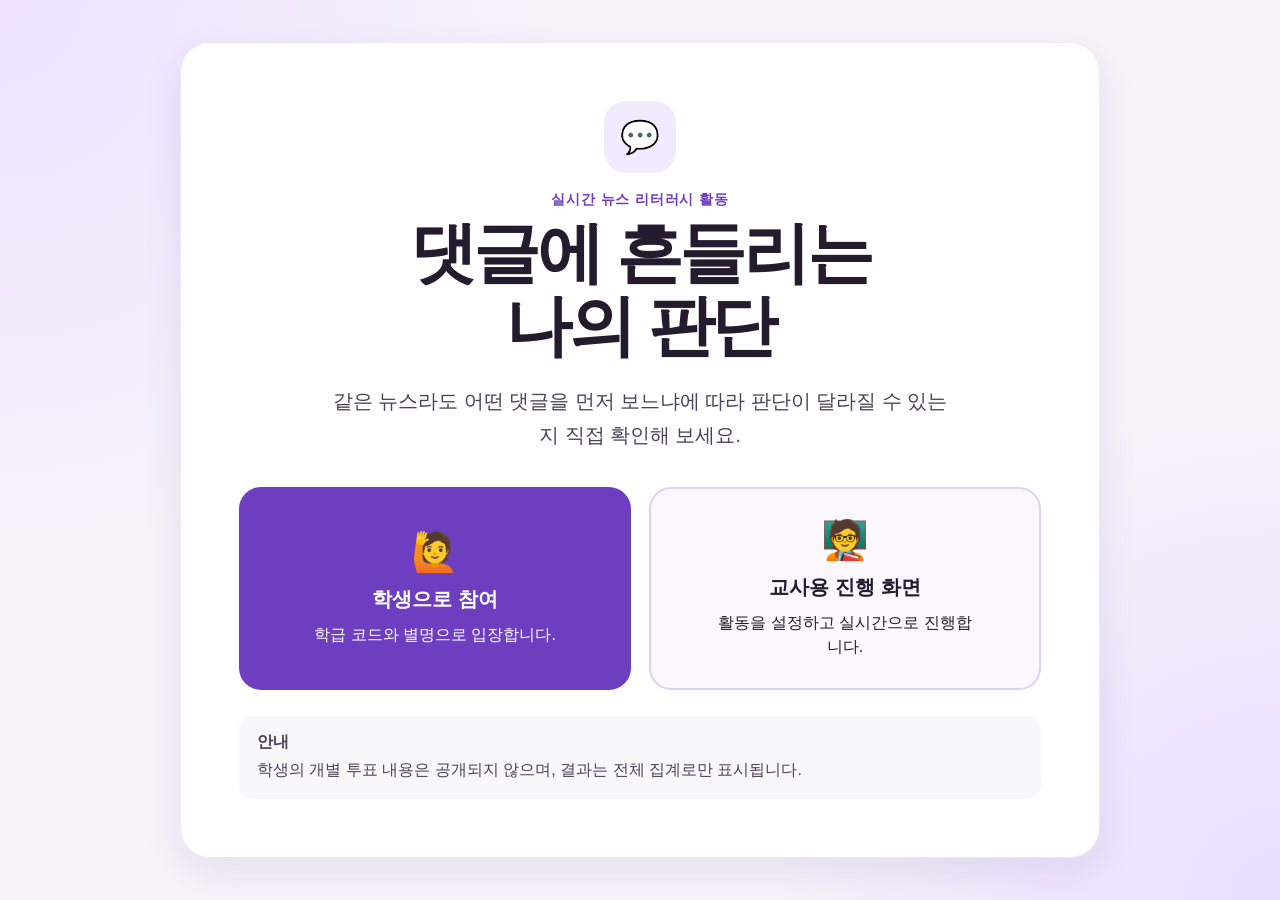
<file: index.html>
<!DOCTYPE html>
<html lang="ko">
<head>
  <meta charset="UTF-8" />
  <meta name="viewport" content="width=device-width, initial-scale=1.0" />
<title>미톡 라이브</title>
  <link rel="stylesheet" href="style.css" />
  <meta name="description" content="학생과 함께하는 실시간 뉴스 리터러시 참여 수업" />
  <meta property="og:title" content="미톡 라이브" />
  <meta property="og:description" content="학생과 함께하는 실시간 뉴스 리터러시 참여 수업" />
  <meta property="og:type" content="website" />
  <meta property="og:site_name" content="미톡 라이브" />
  <meta name="twitter:title" content="미톡 라이브" />
  <meta name="twitter:description" content="학생과 함께하는 실시간 뉴스 리터러시 참여 수업" />
  <meta http-equiv="Cache-Control" content="no-cache, no-store, must-revalidate" />
  <meta http-equiv="Pragma" content="no-cache" />
  <meta http-equiv="Expires" content="0" />
</head>
<body class="landing-page">
  <main class="landing-shell">
    <section class="hero-card">
      <div class="hero-icon" aria-hidden="true">💬</div>
      <p class="eyebrow">실시간 뉴스 리터러시 활동</p>
      <h1>댓글에 흔들리는<br />나의 판단</h1>
      <p class="hero-description">
        같은 뉴스라도 어떤 댓글을 먼저 보느냐에 따라
        판단이 달라질 수 있는지 직접 확인해 보세요.
      </p>

      <div class="entry-grid">
        <a class="entry-card student-entry" href="student.html">
          <span class="entry-emoji" aria-hidden="true">🙋</span>
          <strong>학생으로 참여</strong>
          <span>학급 코드와 별명으로 입장합니다.</span>
        </a>

        <a class="entry-card teacher-entry" href="teacher.html">
          <span class="entry-emoji" aria-hidden="true">🧑‍🏫</span>
          <strong>교사용 진행 화면</strong>
          <span>활동을 설정하고 실시간으로 진행합니다.</span>
        </a>
      </div>

      <div class="privacy-note">
        <strong>안내</strong>
        <p>학생의 개별 투표 내용은 공개되지 않으며, 결과는 전체 집계로만 표시됩니다.</p>
      </div>
    </section>
  </main>
</body>
</html>
</file>
<file: style.css>
/* =========================================================
   미톡 라이브 - 공통 스타일
   학생용과 교사용 화면이 같은 디자인 언어를 사용하도록 구성했습니다.
   ========================================================= */

:root {
  --purple-900: #3c1b6e;
  --purple-700: #6d3fc0;
  --purple-600: #7c4dce;
  --purple-500: #8b5de3;
  --purple-200: #ded0f8;
  --purple-100: #f1ebff;
  --purple-50: #faf7ff;
  --ink-900: #241b2f;
  --ink-700: #4c4058;
  --ink-500: #756a80;
  --line: #e8e1ef;
  --surface: #ffffff;
  --background: #f6f3fa;
  --success: #18794e;
  --success-soft: #e7f6ef;
  --danger: #b42318;
  --danger-soft: #fff0ee;
  --warning: #9a6700;
  --warning-soft: #fff6d8;
  --shadow: 0 14px 40px rgba(60, 27, 110, 0.09);
  --radius-lg: 24px;
  --radius-md: 16px;
  --radius-sm: 12px;
  --max-width: 1180px;
}

* {
  box-sizing: border-box;
}

html {
  font-family:
    Pretendard, "Noto Sans KR", "Apple SD Gothic Neo", Arial, sans-serif;
  color: var(--ink-900);
  background: var(--background);
}

body {
  margin: 0;
  min-height: 100vh;
}

button,
input,
textarea {
  font: inherit;
}

button,
a {
  -webkit-tap-highlight-color: transparent;
}

button {
  cursor: pointer;
}

button:disabled {
  cursor: not-allowed;
  opacity: 0.48;
}

a {
  color: inherit;
  text-decoration: none;
}

.hidden {
  display: none !important;
}

.eyebrow {
  margin: 0 0 8px;
  color: var(--purple-700);
  font-size: 0.86rem;
  font-weight: 800;
  letter-spacing: 0.06em;
  text-transform: uppercase;
}

.primary-button,
.secondary-button,
.success-button,
.danger-button {
  min-height: 48px;
  padding: 12px 18px;
  border-radius: 13px;
  border: 1px solid transparent;
  font-weight: 800;
  transition:
    transform 0.15s ease,
    box-shadow 0.15s ease,
    background 0.15s ease;
}

.primary-button {
  color: #ffffff;
  background: var(--purple-700);
  box-shadow: 0 8px 20px rgba(109, 63, 192, 0.22);
}

.secondary-button {
  color: var(--purple-900);
  background: #ffffff;
  border-color: var(--purple-200);
}

.success-button {
  color: #ffffff;
  background: var(--success);
}

.danger-button {
  color: #ffffff;
  background: var(--danger);
}

.primary-button:hover:not(:disabled),
.secondary-button:hover:not(:disabled),
.success-button:hover:not(:disabled),
.danger-button:hover:not(:disabled) {
  transform: translateY(-1px);
  box-shadow: 0 10px 22px rgba(36, 27, 47, 0.12);
}

.full-button {
  width: 100%;
}

.compact-button {
  min-height: 40px;
  padding: 9px 14px;
  font-size: 0.92rem;
}

/* =========================================================
   첫 화면
   ========================================================= */

.landing-page {
  display: grid;
  place-items: center;
  padding: 28px;
  background:
    radial-gradient(circle at top left, #eee2ff 0, transparent 36%),
    radial-gradient(circle at bottom right, #e9ddff 0, transparent 32%),
    var(--background);
}

.landing-shell {
  width: min(920px, 100%);
}

.hero-card {
  padding: clamp(28px, 5vw, 58px);
  border: 1px solid rgba(109, 63, 192, 0.12);
  border-radius: 30px;
  background: rgba(255, 255, 255, 0.96);
  box-shadow: var(--shadow);
  text-align: center;
}

.hero-icon {
  display: grid;
  width: 72px;
  height: 72px;
  margin: 0 auto 18px;
  place-items: center;
  border-radius: 22px;
  background: var(--purple-100);
  font-size: 2rem;
}

.hero-card h1 {
  margin: 0;
  font-size: clamp(2.1rem, 6vw, 4.2rem);
  line-height: 1.08;
  letter-spacing: -0.05em;
}

.hero-description {
  max-width: 620px;
  margin: 22px auto 34px;
  color: var(--ink-700);
  font-size: clamp(1rem, 2vw, 1.22rem);
  line-height: 1.75;
}

.entry-grid {
  display: grid;
  grid-template-columns: repeat(2, minmax(0, 1fr));
  gap: 18px;
}

.entry-card {
  display: flex;
  min-height: 190px;
  padding: 28px;
  flex-direction: column;
  align-items: center;
  justify-content: center;
  gap: 10px;
  border: 2px solid transparent;
  border-radius: 22px;
  transition:
    transform 0.18s ease,
    border-color 0.18s ease,
    box-shadow 0.18s ease;
}

.entry-card:hover {
  transform: translateY(-3px);
  box-shadow: 0 14px 28px rgba(60, 27, 110, 0.12);
}

.student-entry {
  background: var(--purple-700);
  color: #ffffff;
}

.teacher-entry {
  border-color: var(--purple-200);
  background: var(--purple-50);
}

.entry-emoji {
  font-size: 2.4rem;
}

.entry-card strong {
  font-size: 1.28rem;
}

.entry-card span:last-child {
  max-width: 260px;
  line-height: 1.55;
}

.privacy-note {
  margin-top: 26px;
  padding: 16px 18px;
  border-radius: 14px;
  background: #f8f7fa;
  color: var(--ink-700);
  text-align: left;
}

.privacy-note p {
  margin: 5px 0 0;
  line-height: 1.55;
}

/* =========================================================
   학생 화면 공통
   ========================================================= */

.student-page {
  background:
    linear-gradient(180deg, var(--purple-50) 0, var(--background) 300px);
}

.student-header {
  display: flex;
  width: min(var(--max-width), calc(100% - 32px));
  min-height: 72px;
  margin: 0 auto;
  align-items: center;
  justify-content: space-between;
  gap: 16px;
}

.brand {
  display: flex;
  align-items: center;
  gap: 10px;
  color: var(--purple-900);
  font-weight: 900;
}

.student-identity {
  display: flex;
  gap: 8px;
  color: var(--ink-700);
  font-size: 0.9rem;
}

.student-identity span {
  padding: 7px 10px;
  border-radius: 999px;
  background: #ffffff;
  border: 1px solid var(--line);
}

.progress-area {
  width: min(760px, calc(100% - 32px));
  margin: 8px auto 0;
}

.progress-label-row {
  display: flex;
  margin-bottom: 8px;
  align-items: center;
  justify-content: space-between;
  color: var(--ink-700);
  font-size: 0.92rem;
}

.progress-track,
.teacher-progress-track {
  overflow: hidden;
  height: 10px;
  border-radius: 999px;
  background: var(--purple-200);
}

.progress-bar,
.teacher-progress-bar {
  width: 0;
  height: 100%;
  border-radius: inherit;
  background: linear-gradient(90deg, var(--purple-700), #a674ee);
  transition: width 0.35s ease;
}

.student-main {
  width: min(760px, calc(100% - 32px));
  margin: 28px auto 60px;
}

.student-card {
  min-height: 420px;
  padding: clamp(24px, 5vw, 46px);
  border: 1px solid rgba(109, 63, 192, 0.12);
  border-radius: var(--radius-lg);
  background: var(--surface);
  box-shadow: var(--shadow);
}

.student-card h1,
.student-card h2 {
  margin-top: 0;
  letter-spacing: -0.035em;
}

.student-card h1 {
  font-size: clamp(1.8rem, 5vw, 2.7rem);
  line-height: 1.25;
}

.student-card h2 {
  font-size: clamp(1.45rem, 4vw, 2rem);
}

.student-card p {
  color: var(--ink-700);
  line-height: 1.7;
}

.centered-content {
  text-align: center;
}

.step-kicker {
  display: inline-flex;
  margin-bottom: 14px;
  padding: 7px 12px;
  border-radius: 999px;
  background: var(--purple-100);
  color: var(--purple-900);
  font-size: 0.88rem;
  font-weight: 900;
}

.news-title-box {
  margin: 24px 0;
  padding: clamp(22px, 5vw, 36px);
  border: 2px solid var(--purple-200);
  border-radius: 20px;
  background: var(--purple-50);
}

.news-title-box blockquote {
  margin: 0;
  color: var(--ink-900);
  font-size: clamp(1.35rem, 4vw, 2.05rem);
  font-weight: 900;
  line-height: 1.45;
  letter-spacing: -0.03em;
}

.field-group {
  display: grid;
  gap: 8px;
  margin-bottom: 18px;
}

.field-group label {
  color: var(--ink-900);
  font-weight: 800;
}

.field-group input,
.field-group textarea {
  width: 100%;
  padding: 14px 15px;
  border: 1px solid #d9cfdf;
  border-radius: 12px;
  outline: none;
  background: #ffffff;
  color: var(--ink-900);
  resize: vertical;
}

.field-group input:focus,
.field-group textarea:focus {
  border-color: var(--purple-600);
  box-shadow: 0 0 0 4px rgba(124, 77, 206, 0.12);
}

.field-group small {
  color: var(--ink-500);
  line-height: 1.5;
}

.join-form {
  max-width: 480px;
  margin: 28px auto 0;
  text-align: left;
}

.choice-grid {
  display: grid;
  gap: 13px;
  margin-top: 24px;
}

.choice-card {
  display: flex;
  min-height: 72px;
  width: 100%;
  padding: 18px 20px;
  align-items: center;
  gap: 14px;
  border: 2px solid var(--line);
  border-radius: 16px;
  background: #ffffff;
  color: var(--ink-900);
  text-align: left;
  font-size: 1.05rem;
  font-weight: 800;
  transition:
    border-color 0.15s ease,
    background 0.15s ease,
    transform 0.15s ease;
}

.choice-card:hover:not(:disabled) {
  transform: translateY(-1px);
  border-color: var(--purple-500);
}

.choice-card.selected {
  border-color: var(--purple-700);
  background: var(--purple-100);
  box-shadow: 0 0 0 4px rgba(109, 63, 192, 0.1);
}

.choice-card.locked {
  cursor: not-allowed;
}

.choice-marker {
  display: grid;
  min-width: 34px;
  height: 34px;
  place-items: center;
  border-radius: 10px;
  background: var(--purple-100);
  color: var(--purple-900);
  font-weight: 900;
}

.vote-submit-row {
  display: flex;
  margin-top: 22px;
  justify-content: flex-end;
}

.vote-submit-row .primary-button {
  min-width: 160px;
}

.notice-box {
  margin: 22px 0;
  padding: 18px;
  border-radius: 14px;
  background: var(--warning-soft);
  color: #614400;
  line-height: 1.6;
}

.success-box {
  margin-top: 24px;
  padding: 22px;
  border-radius: 16px;
  background: var(--success-soft);
  color: #0e5f3b;
  font-weight: 800;
  line-height: 1.65;
}

.waiting-visual {
  display: grid;
  width: 110px;
  height: 110px;
  margin: 20px auto;
  place-items: center;
  border-radius: 34px;
  background: var(--purple-100);
  font-size: 3rem;
}

.comment-grid {
  display: grid;
  grid-template-columns: repeat(2, minmax(0, 1fr));
  gap: 14px;
  margin: 24px 0;
}

.comment-card {
  min-height: 150px;
  padding: 20px;
  border: 1px solid var(--line);
  border-radius: 18px;
  background: #ffffff;
  box-shadow: 0 10px 24px rgba(36, 27, 47, 0.06);
}

.comment-card::before {
  content: "댓글";
  display: inline-block;
  margin-bottom: 12px;
  padding: 5px 9px;
  border-radius: 999px;
  background: var(--purple-100);
  color: var(--purple-900);
  font-size: 0.78rem;
  font-weight: 900;
}

.comment-card p {
  margin: 0;
  color: var(--ink-900);
  font-weight: 700;
}

.teacher-wait-note {
  margin-top: 20px;
  color: var(--ink-500);
  text-align: center;
}

.big-message {
  margin: 26px 0;
  padding: clamp(22px, 5vw, 34px);
  border-radius: 20px;
  background: var(--purple-900);
  color: #ffffff;
  font-size: clamp(1.45rem, 4.6vw, 2.35rem);
  font-weight: 900;
  line-height: 1.5;
  letter-spacing: -0.04em;
  text-align: center;
}

.chart-container {
  position: relative;
  width: 100%;
  min-height: 360px;
  margin-top: 24px;
}

.video-wrapper {
  position: relative;
  overflow: hidden;
  width: 100%;
  margin-top: 24px;
  padding-top: 56.25%;
  border-radius: 18px;
  background: #111111;
}

.video-wrapper iframe {
  position: absolute;
  inset: 0;
  width: 100%;
  height: 100%;
  border: 0;
}

.reflection-form {
  display: grid;
  gap: 20px;
  margin-top: 24px;
}

.reflection-item {
  padding: 18px;
  border: 1px solid var(--line);
  border-radius: 16px;
  background: #fcfbfd;
}

.reflection-item label {
  display: block;
  margin-bottom: 10px;
  font-weight: 900;
  line-height: 1.5;
}

.reflection-item textarea,
.reflection-item select {
  width: 100%;
  padding: 13px 14px;
  border: 1px solid #d9cfdf;
  border-radius: 12px;
  background: #ffffff;
}

.education-guide {
  display: grid;
  gap: 16px;
  margin-top: 28px;
}

.education-guide article {
  padding: 20px;
  border-radius: 16px;
  background: var(--purple-50);
  border: 1px solid var(--purple-200);
  color: var(--purple-900);
  font-weight: 800;
  line-height: 1.7;
}

.loading-state {
  display: grid;
  min-height: 340px;
  place-items: center;
  align-content: center;
  gap: 18px;
  color: var(--ink-700);
}

.spinner {
  width: 42px;
  height: 42px;
  border: 4px solid var(--purple-200);
  border-top-color: var(--purple-700);
  border-radius: 50%;
  animation: spin 0.9s linear infinite;
}

@keyframes spin {
  to {
    transform: rotate(360deg);
  }
}

/* =========================================================
   교사 관리 화면
   ========================================================= */

.teacher-page {
  background: #f2eff5;
}

.teacher-topbar {
  display: flex;
  min-height: 96px;
  padding: 20px clamp(20px, 4vw, 48px);
  align-items: center;
  justify-content: space-between;
  gap: 20px;
  background: var(--purple-900);
  color: #ffffff;
}

.teacher-topbar .eyebrow {
  color: #d9c5ff;
}

.teacher-topbar h1 {
  margin: 0;
  font-size: clamp(1.35rem, 3vw, 2rem);
}

.teacher-layout {
  display: grid;
  grid-template-columns: 360px minmax(0, 1fr);
  gap: 24px;
  width: min(1480px, calc(100% - 32px));
  margin: 24px auto 60px;
}

.teacher-sidebar,
.teacher-content {
  display: grid;
  align-content: start;
  gap: 20px;
}

.admin-panel {
  padding: 22px;
  border: 1px solid #e3dce8;
  border-radius: 18px;
  background: #ffffff;
  box-shadow: 0 8px 22px rgba(36, 27, 47, 0.055);
}

.admin-panel h2 {
  margin: 0 0 18px;
  font-size: 1.16rem;
}

.inline-field {
  display: flex;
  gap: 8px;
}

.inline-field input {
  min-width: 0;
}

.status-box {
  margin-top: 14px;
  padding: 13px;
  border-radius: 12px;
  font-size: 0.9rem;
  line-height: 1.5;
}

.muted-status {
  background: #f5f2f7;
  color: var(--ink-700);
}

.connected-status {
  background: var(--success-soft);
  color: #0e5f3b;
}

.dashboard-summary {
  display: grid;
  grid-template-columns: repeat(4, minmax(0, 1fr));
  gap: 14px;
}

.summary-card {
  padding: 18px;
  border-radius: 16px;
  background: var(--purple-900);
  color: #ffffff;
}

.summary-card span {
  display: block;
  margin-bottom: 8px;
  color: #d9c5ff;
  font-size: 0.85rem;
  font-weight: 700;
}

.summary-card strong {
  font-size: 1.35rem;
}

.panel-heading-row {
  display: flex;
  align-items: flex-start;
  justify-content: space-between;
  gap: 16px;
}

.panel-heading-row h2 {
  margin-bottom: 0;
}

.step-badge,
.privacy-chip {
  display: inline-flex;
  padding: 8px 11px;
  border-radius: 999px;
  background: var(--purple-100);
  color: var(--purple-900);
  font-size: 0.82rem;
  font-weight: 900;
  white-space: nowrap;
}

.teacher-progress-track {
  margin: 20px 0;
}

.step-description {
  min-height: 68px;
  padding: 16px;
  border-radius: 14px;
  background: var(--purple-50);
  color: var(--ink-700);
  line-height: 1.65;
}

.control-grid {
  display: grid;
  grid-template-columns: repeat(3, minmax(0, 1fr));
  gap: 10px;
  margin-top: 18px;
}

.response-count-grid {
  display: grid;
  grid-template-columns: repeat(5, minmax(0, 1fr));
  gap: 12px;
}

.response-count-card {
  padding: 16px;
  border-radius: 14px;
  background: #f8f6fa;
  text-align: center;
}

.response-count-card span {
  display: block;
  margin-bottom: 7px;
  color: var(--ink-500);
  font-size: 0.85rem;
}

.response-count-card strong {
  color: var(--purple-900);
  font-size: 1.18rem;
}

.teacher-chart-container {
  min-height: 380px;
}

.result-table {
  overflow-x: auto;
  margin-top: 20px;
}

.result-table table {
  width: 100%;
  border-collapse: collapse;
  font-size: 0.92rem;
}

.result-table th,
.result-table td {
  padding: 12px;
  border-bottom: 1px solid var(--line);
  text-align: center;
}

.result-table th:first-child,
.result-table td:first-child {
  text-align: left;
}

.result-table th {
  background: var(--purple-50);
  color: var(--purple-900);
}

.danger-zone {
  border-color: #f0c9c5;
}

.danger-zone p {
  color: var(--ink-700);
  line-height: 1.6;
}

.toast {
  position: fixed;
  right: 22px;
  bottom: 22px;
  max-width: min(420px, calc(100% - 44px));
  padding: 14px 18px;
  border-radius: 13px;
  background: var(--ink-900);
  color: #ffffff;
  box-shadow: 0 14px 30px rgba(36, 27, 47, 0.24);
  z-index: 100;
}

/* =========================================================
   반응형
   ========================================================= */

@media (max-width: 1080px) {
  .teacher-layout {
    grid-template-columns: 1fr;
  }

  .teacher-sidebar {
    grid-template-columns: repeat(2, minmax(0, 1fr));
  }

  .dashboard-summary {
    grid-template-columns: repeat(2, minmax(0, 1fr));
  }

  .response-count-grid {
    grid-template-columns: repeat(3, minmax(0, 1fr));
  }
}

@media (max-width: 720px) {
  .landing-page {
    padding: 16px;
  }

  .entry-grid,
  .comment-grid,
  .teacher-sidebar,
  .control-grid {
    grid-template-columns: 1fr;
  }

  .student-header {
    min-height: 64px;
  }

  .brand span:last-child {
    display: none;
  }

  .student-identity {
    font-size: 0.8rem;
  }

  .student-card {
    min-height: 380px;
    padding: 24px 18px;
  }

  .choice-card {
    min-height: 66px;
    padding: 16px;
  }

  .vote-submit-row .primary-button {
    width: 100%;
  }

  .teacher-topbar {
    min-height: 84px;
    padding: 16px;
  }

  .teacher-layout {
    width: min(100% - 20px, 1480px);
    margin-top: 12px;
  }

  .dashboard-summary {
    grid-template-columns: repeat(2, minmax(0, 1fr));
  }

  .response-count-grid {
    grid-template-columns: repeat(2, minmax(0, 1fr));
  }

  .chart-container,
  .teacher-chart-container {
    min-height: 300px;
  }
}

@media (max-width: 430px) {
  .dashboard-summary {
    grid-template-columns: 1fr;
  }

  .response-count-grid {
    grid-template-columns: 1fr 1fr;
  }

  .inline-field {
    flex-direction: column;
  }
}

.chat-guideline { display:flex; margin:18px 0; padding:14px 16px; flex-direction:column; gap:5px;
  border-radius:14px; background:var(--purple-50); color:var(--purple-900); line-height:1.55; }
.chat-message-list { display:grid; max-height:360px; min-height:220px; padding:14px; gap:10px;
  overflow-y:auto; border:1px solid var(--line); border-radius:16px; background:#f8f7fa; }
.chat-message { padding:13px 15px; border-radius:14px; background:#fff;
  box-shadow:0 5px 14px rgba(36,27,47,.05); }
.chat-message strong { color:var(--purple-700); font-size:.9rem; }
.chat-message p { margin:5px 0 0; color:var(--ink-900); line-height:1.55; white-space:pre-wrap; word-break:break-word; }
.chat-empty { margin:auto; color:var(--ink-500); text-align:center; }
.chat-form { display:grid; margin-top:14px; gap:10px; }
.chat-form textarea { width:100%; padding:14px; border:1px solid #d9cfdf; border-radius:13px; resize:vertical; }
.chat-form-footer { display:flex; align-items:center; justify-content:space-between; gap:14px;
  color:var(--ink-500); font-size:.86rem; }


/* 미톡 라이브 v2 추가 기능 */
.field-group select,
.reflection-item select {
  width: 100%;
  padding: 14px 15px;
  border: 1px solid #d9cfdf;
  border-radius: 12px;
  background: #ffffff;
  color: var(--ink-900);
}

.student-list {
  display: flex;
  flex-wrap: wrap;
  gap: 9px;
  min-height: 48px;
}

.student-chip {
  display: inline-flex;
  padding: 9px 12px;
  align-items: center;
  gap: 7px;
  border: 1px solid var(--purple-200);
  border-radius: 999px;
  background: var(--purple-50);
  color: var(--purple-900);
  font-weight: 800;
}

.student-chip::before {
  content: "●";
  color: var(--success);
  font-size: 0.7rem;
}

.empty-admin-state,
.panel-help {
  color: var(--ink-500);
  line-height: 1.6;
}

.keyword-summary {
  display: grid;
  grid-template-columns: repeat(5, minmax(0, 1fr));
  gap: 10px;
  margin: 18px 0;
}

.keyword-card {
  padding: 14px 10px;
  border-radius: 13px;
  background: var(--purple-50);
  text-align: center;
}

.keyword-card strong {
  display: block;
  color: var(--purple-900);
  font-size: 1.05rem;
}

.keyword-card span {
  color: var(--ink-500);
  font-size: 0.82rem;
}

.word-cloud {
  display: flex;
  min-height: 180px;
  padding: 20px;
  align-items: center;
  align-content: center;
  justify-content: center;
  flex-wrap: wrap;
  gap: 13px 18px;
  border-radius: 18px;
  background: #faf8fc;
  border: 1px solid var(--line);
}

.word-cloud-item {
  display: inline-block;
  color: var(--purple-900);
  font-weight: 900;
  line-height: 1;
}

@media (max-width: 720px) {
  .keyword-summary {
    grid-template-columns: repeat(2, minmax(0, 1fr));
  }
}


/* 미톡 라이브 v3 */
.display-mode-box {
  display:flex;
  margin:18px 0 4px;
  padding:14px;
  align-items:center;
  justify-content:space-between;
  gap:12px;
  border-radius:14px;
  background:var(--purple-50);
}
.display-mode-buttons { display:flex; gap:8px; flex-wrap:wrap; }

.featured-comment-list {
  display:grid;
  gap:10px;
  max-height:360px;
  overflow:auto;
}
.featured-comment-item {
  display:grid;
  grid-template-columns:1fr auto;
  gap:12px;
  padding:14px;
  border:1px solid var(--line);
  border-radius:14px;
  background:#fff;
}
.featured-comment-item strong { color:var(--purple-700); }
.featured-comment-item p { margin:5px 0 0; line-height:1.55; }

.featured-comment-overlay {
  position:fixed;
  inset:0;
  display:grid;
  place-items:center;
  padding:20px;
  background:rgba(36,27,47,.72);
  z-index:999;
}
.featured-comment-card {
  position:relative;
  width:min(680px,100%);
  padding:38px;
  border-radius:24px;
  background:#fff;
  box-shadow:0 24px 60px rgba(0,0,0,.25);
  text-align:center;
}
.featured-comment-card blockquote {
  margin:18px 0 0;
  color:var(--ink-900);
  font-size:clamp(1.3rem,4vw,2rem);
  line-height:1.55;
  font-weight:800;
}
.featured-label {
  display:inline-block;
  margin-bottom:12px;
  padding:6px 10px;
  border-radius:999px;
  background:var(--purple-100);
  color:var(--purple-900);
  font-weight:900;
}
.featured-close {
  position:absolute;
  top:12px;
  right:14px;
  border:0;
  background:transparent;
  font-size:2rem;
  color:var(--ink-500);
}

.student-status-detail {
  display:block;
  margin-top:4px;
  color:var(--ink-500);
  font-size:.78rem;
}

.rating-row {
  display:flex;
  justify-content:center;
  gap:8px;
  margin:16px 0;
}
.rating-button {
  border:0;
  background:transparent;
  font-size:2.2rem;
  filter:grayscale(1);
  opacity:.45;
}
.rating-button.selected,
.rating-button:hover {
  filter:none;
  opacity:1;
}

@media (max-width:720px) {
  .display-mode-box { align-items:flex-start; flex-direction:column; }
  .featured-comment-item { grid-template-columns:1fr; }
}
</file>
